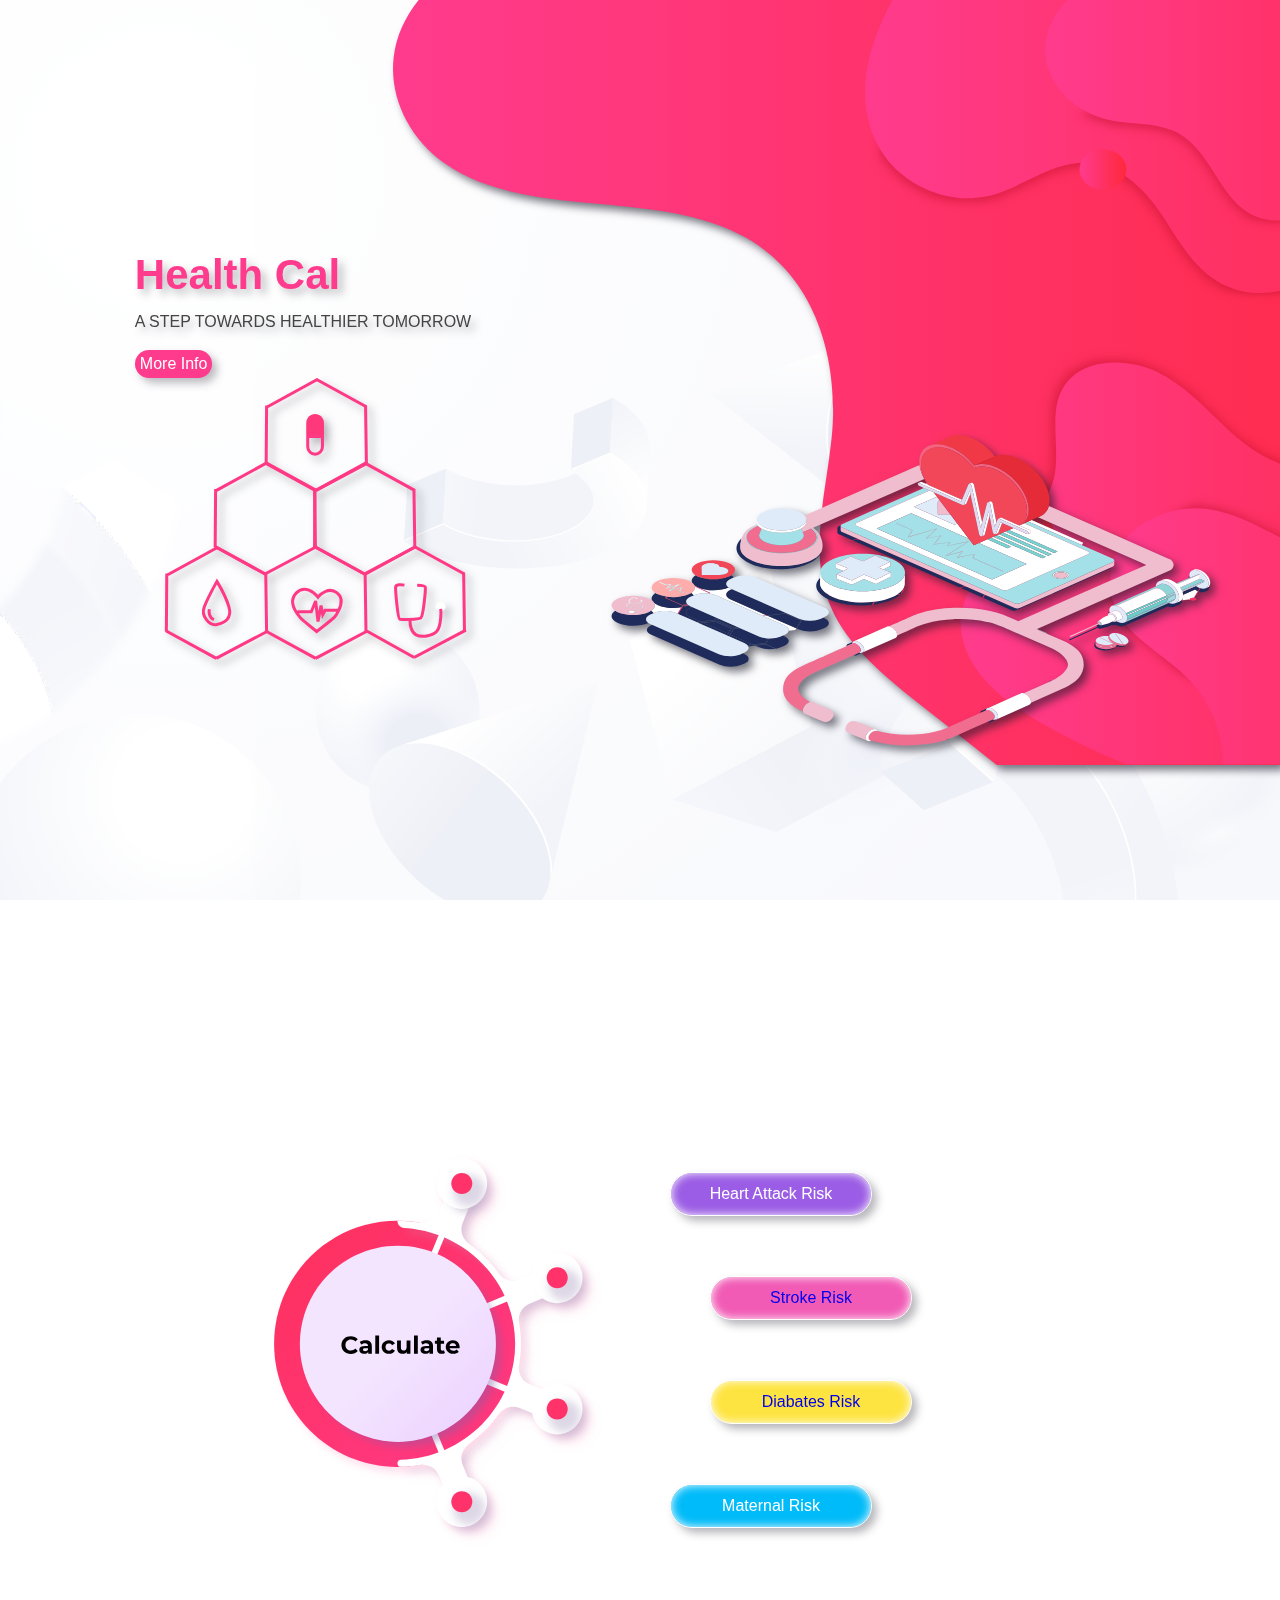
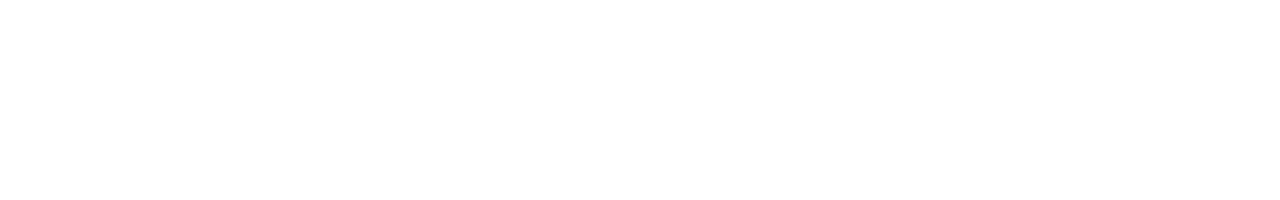
<file: templates/index.html>
<html>
    <head>
        <title>Health Cal</title>
        <script src="./../static/script.js"></script>
        <link rel="stylesheet" href="./../static/style.css">
    </head>
    <body>
        <div id = "landing_container">
            <div id = "landing_left">
                <div id = "left_container">
                    <div id = "appTitle">Health Cal</div>
                    <p>
                        A STEP TOWARDS HEALTHIER TOMORROW
                    </p>
                    <div id = "about_us">
                        <a href = "more.html" style = "text-decoration: none; color: white;"> More Info</a>
                    </div>
                </div>
                <img src="./../static/images/bg_lft.svg">
            </div>
            <div id = "landing_right">
                <img id = "landing_icon" src="./../static/images/bg_icon.svg">
            </div>
            <img id = "landing_bg" src = "./../static/images/bg.svg">
            
        </div>
        <div id = "menu_container">
            <div id = "menu_lft">
                <img src="./../static/images/menu.svg">
            </div>
            <div id = "menu_rht">
                <div class = "menu_btn">
                    <a href="heart.html">
                        <span style="display: block;">
                            Heart Attack Risk
                        </span>
                    </a>
                </div>
                <div class = "menu_btn">
                    <a href="stroke.html">
                        <span style="display: block;">
                            Stroke Risk
                        </span>
                    </a>
                </div>
                <div class = "menu_btn">
                    <a href="diabetes.html">
                        <span style="display: block;">
                            Diabates Risk
                        </span>
                    </a>
                </div>
                <div class = "menu_btn">
                    <a href="maternal.html">
                        <span style="display: block;">
                            Maternal Risk
                        </span>
                    </a>
                </div>
            </div>
        </div>
    </body>
</html>
</file>
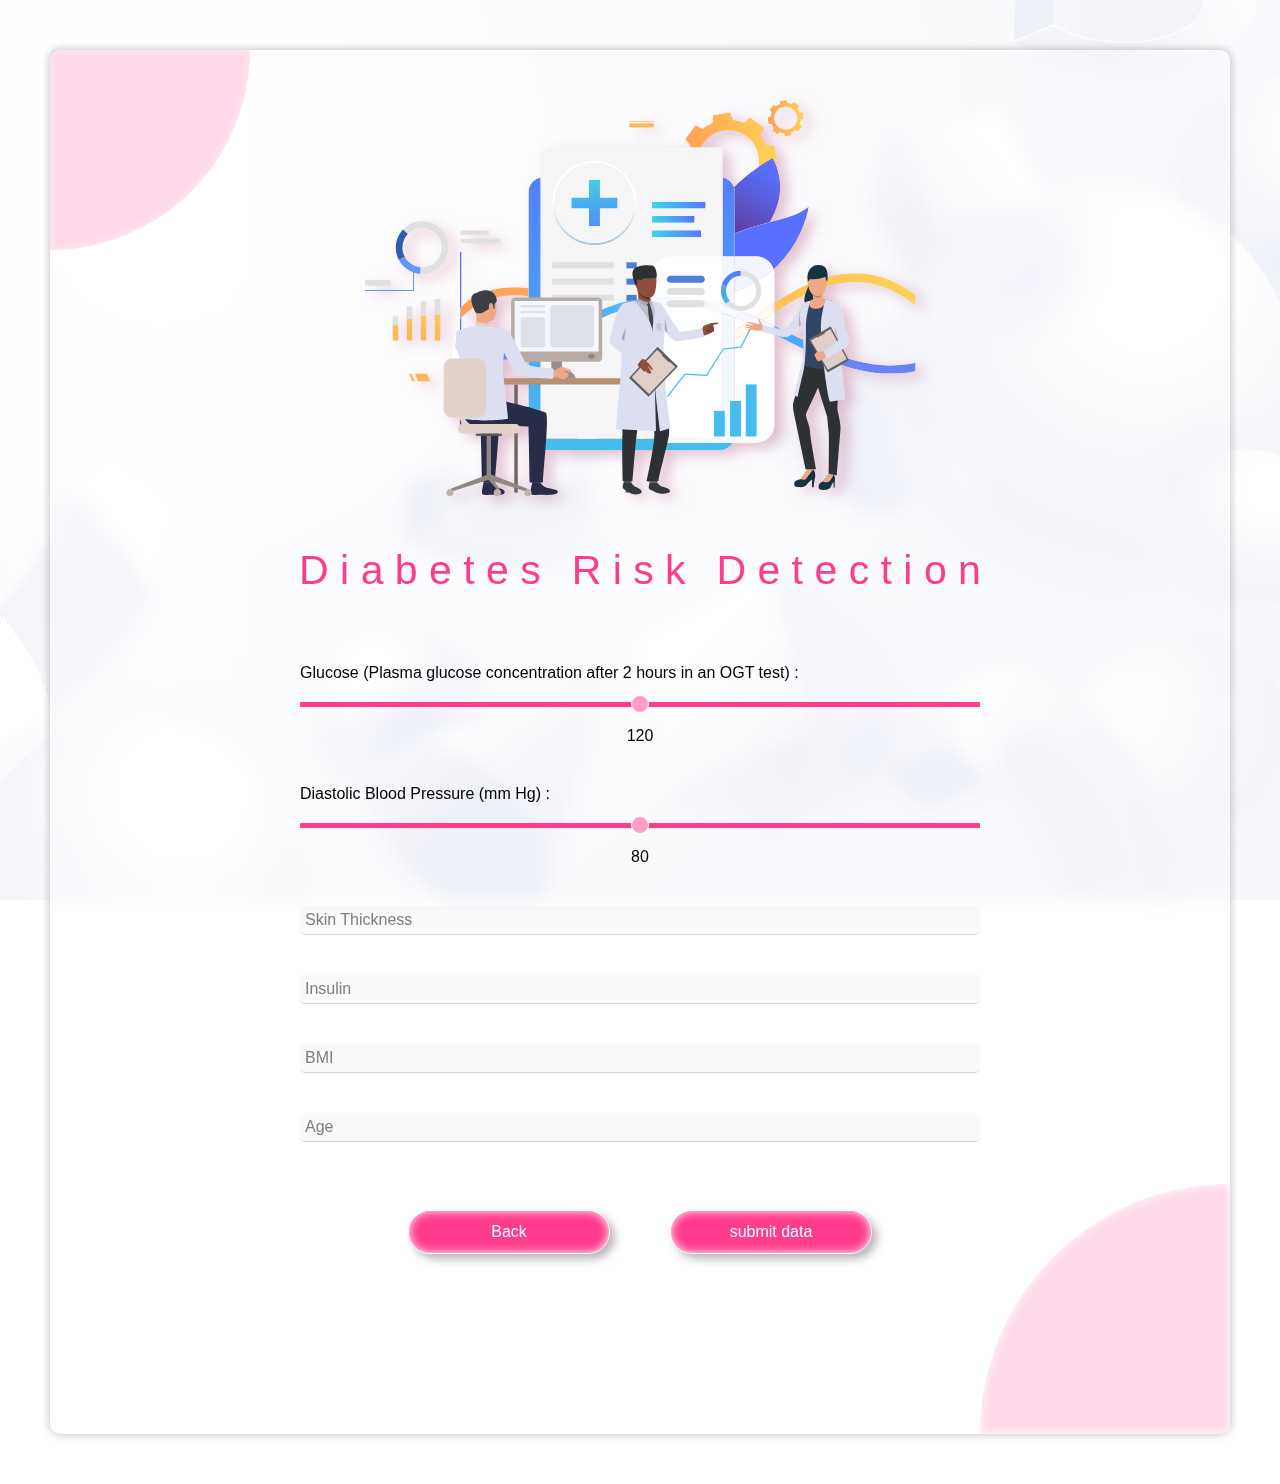
<file: templates/diabetes.html>
<html>
    <head>
        <title>Health Cal</title>
        <script src="./../static/script.js"></script>
        <link rel="stylesheet" href="./../static/style.css">
        <link rel="stylesheet" href="./../static/pages.css">
    </head>
    <body>
        <form class = "form">
            <div class="container">
                <div class="inp-top">
                    <img src="./../static/images/stat_illustration.svg">
                    <div class="WavyText pageTitle" onclick="initWavyText(this)">
                        <span>D</span>
                        <span>i</span>
                        <span>a</span>
                        <span>b</span>
                        <span>e</span>
                        <span>t</span>
                        <span>e</span>
                        <span>s</span>
                        <span> </span>
                        <span>R</span>
                        <span>i</span>
                        <span>s</span>
                        <span>k</span>
                        <span> </span>
                        <span>D</span>
                        <span>e</span>
                        <span>t</span>
                        <span>e</span>
                        <span>c</span>
                        <span>t</span>
                        <span>i</span>
                        <span>o</span>
                        <span>n</span>
                    </div>
                </div>
                <div class="inpGroup" onclick="clr()">
                    <div class="inp_title">
                        Glucose (Plasma glucose concentration after 2 hours in an OGT test) :
                    </div>
                    <div class="rangeContainer">
                        <input onchange="clr()" class="inpRange inp" type="range" id="points" name="points" min="50" max="250" step="1" oninput="this.nextElementSibling.value = this.value">
                        <output>120</output>
                    </div>
                </div>
                <div class="inpGroup" onclick="clr()">
                    <div class="inp_title">
                        Diastolic Blood Pressure (mm Hg) :
                    </div>
                    <div class="rangeContainer">
                        <input onchange="clr()" class="inpRange inp" type="range" id="points" name="points" min="50" max="120" step="1" oninput="this.nextElementSibling.value = this.value">
                        <output>80</output>
                    </div>
                </div>
                <div class="inpGroup" onclick="clr()">
                    <input onchange="clr()" type="number" class="inp" placeholder="" required step = "0.1">
                    <label class="inpLbl">Skin Thickness</label>
                    <span></span>
                </div>
                <div class="inpGroup" onclick="clr()">
                    <input onchange="clr()" type="number" class="inp" placeholder="" required step = "0.1">
                    <label class="inpLbl">Insulin</label>
                    <span></span>
                </div>
                <div class="inpGroup" onclick="clr()">
                    <input onchange="clr()" type="number" class="inp" placeholder="" required step = "0.1">
                    <label class="inpLbl">BMI</label>
                    <span></span>
                </div>
                <div class="inpGroup" onclick="clr()">
                    <input onchange="clr()" type="number" class="inp" placeholder="" required step = "1">
                    <label class="inpLbl">Age</label>
                    <span></span>
                </div>
                <br>
                
                <div class = 'foot'  style = "width: 100%">
                    <div class = 'btn'> 
                        <a href="/">
                            <span style="display: block;">
                                Back
                            </span>
                        </a>
                    </div>
                    <div id="done" class = 'btn' onclick="submit_diabetes()">submit data</div>
                </div>
                <div class="WavyText pageTitle" style="text-align: center;" onclick="initWavyText(this)"> <span><p id = 'result'></p></span></div>
            </div>
        
        </form> 
    </body>
</html>
</file>
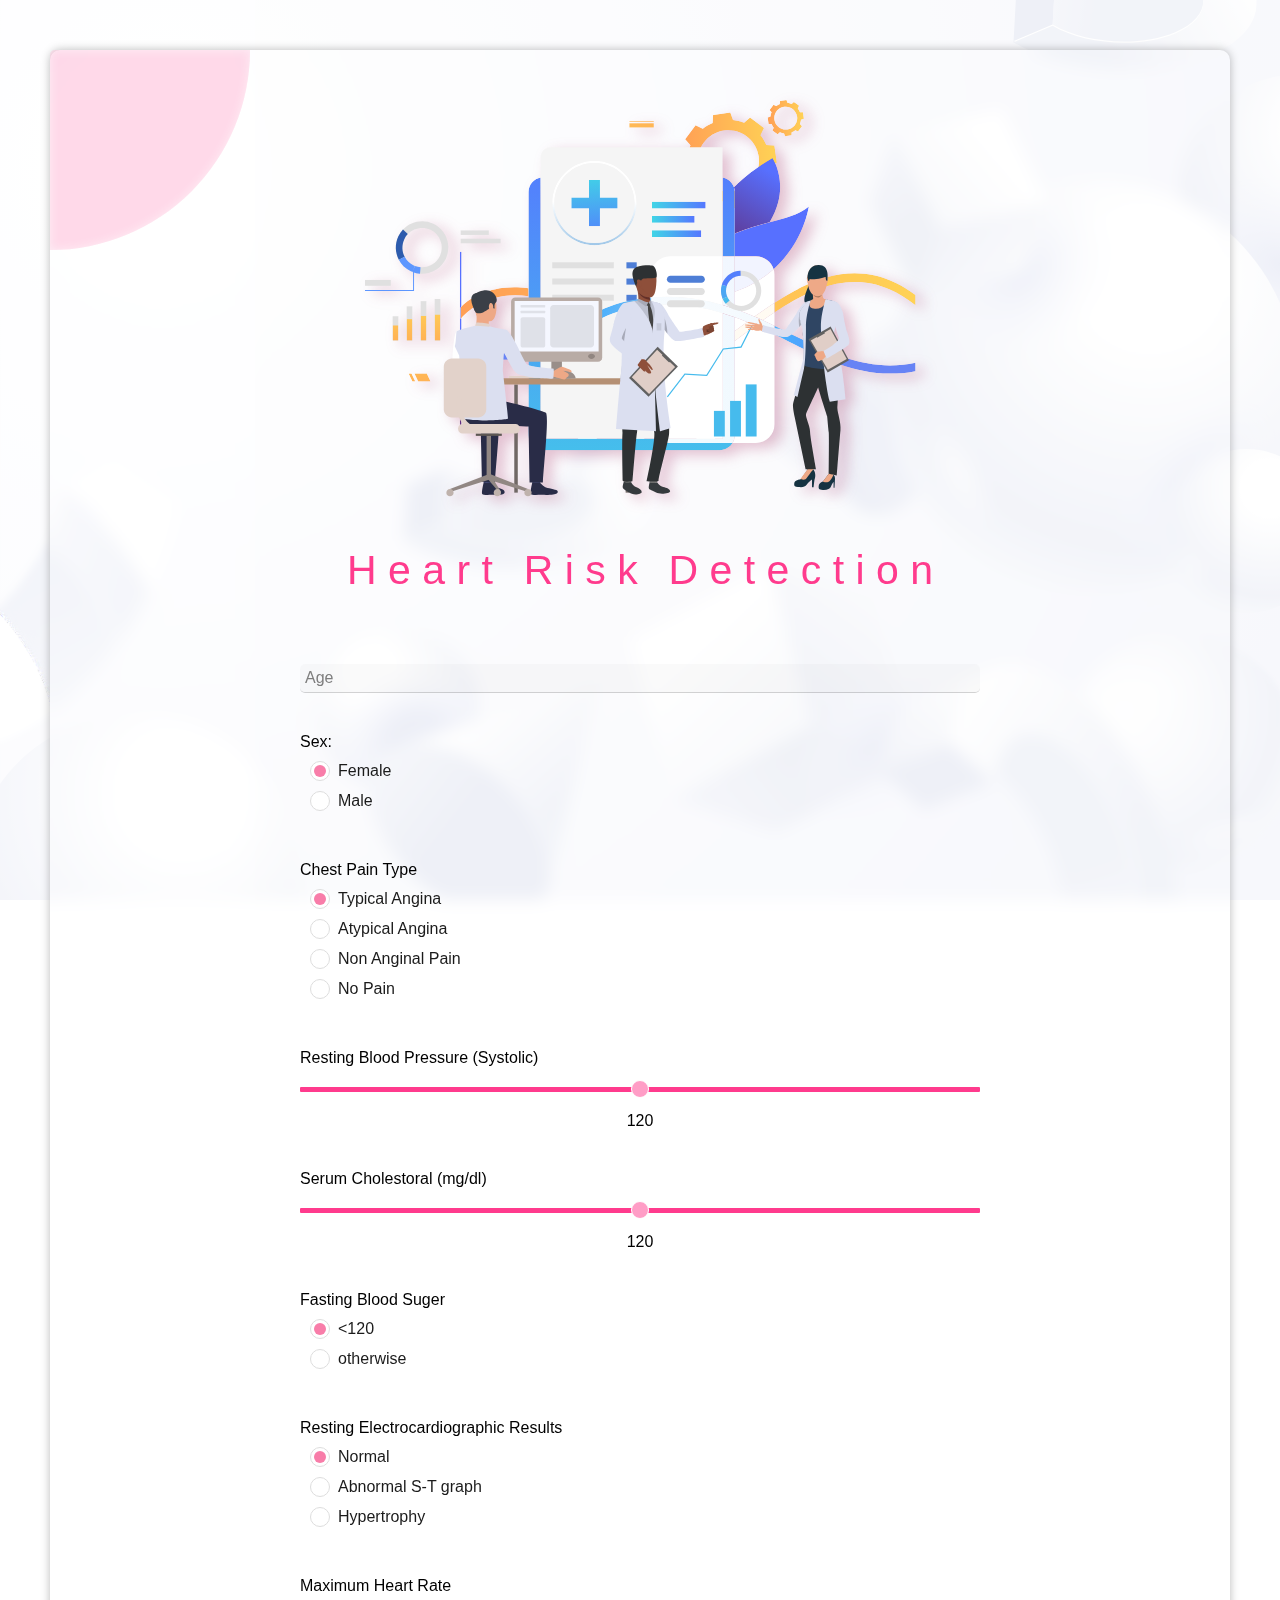
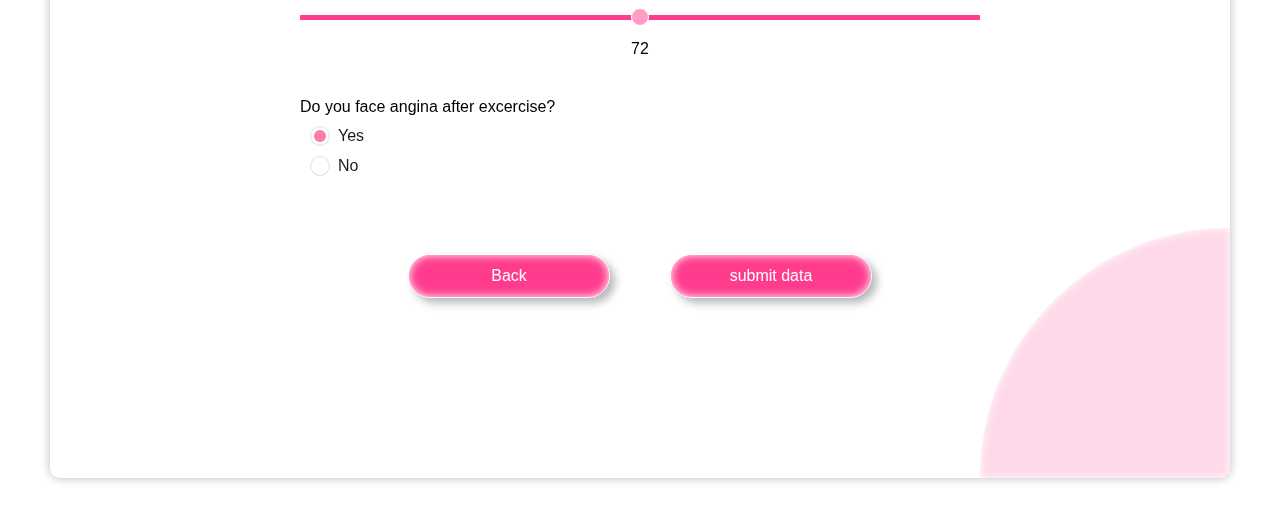
<file: templates/heart.html>
<html>
    <head>
        <title>Health Cal</title>
        <script src="./../static/script.js"></script>
        <link rel="stylesheet" href="./../static/style.css">
        <link rel="stylesheet" href="./../static/pages.css">
    </head>
    <body>
        <form>
            <div class="container">
                <div class="inp-top">
                    <img src="./../static/images/stat_illustration.svg">
                    <div class="WavyText pageTitle" onclick="initWavyText(this)">
                        <span>H</span>
                        <span>e</span>
                        <span>a</span>
                        <span>r</span>
                        <span>t</span>
                        <span> </span>
                        <span>R</span>
                        <span>i</span>
                        <span>s</span>
                        <span>k</span>
                        <span> </span>
                        <span>D</span>
                        <span>e</span>
                        <span>t</span>
                        <span>e</span>
                        <span>c</span>
                        <span>t</span>
                        <span>i</span>
                        <span>o</span>
                        <span>n</span>
                    </div>
                </div>
                <div class="inpGroup" onclick="clr()">
                    <input type="number" class="inp" placeholder="" required step = "1" min = "1" max = "100">
                    <label class="inpLbl">Age</label>
                    <span></span>
                </div>
                <div class="inpGroup" onclick="clr()">
                    <div class="inp_title">
                        Sex:
                    </div>
                    <div class="radioContainer">
                        <p>
                            <input type="radio" id="male" name="sex" checked value="0">
                            <label for="male">Female</label>
                          </p>
                          <p>
                            <input type="radio" id="female" name="sex" value="1">
                            <label for="female">Male</label>
                        </p>
                    </div>
                </div>
                <div class="inpGroup" onclick="clr()">
                    <div class="inp_title">
                        Chest Pain Type
                    </div>
                    <div class="radioContainer">
                        <p>
                            <input type="radio" id="typical" name="cp" checked value="1">
                            <label for="typical">Typical Angina</label>
                        </p>
                        <p>
                            <input type="radio" id="atypical" name="cp" value="2">
                            <label for="atypical">Atypical Angina</label>
                        </p>
                        <p>
                            <input type="radio" id="nonangina" name="cp" value="3">
                            <label for="nonangina">Non Anginal Pain</label>
                        </p>
                        <p>
                            <input type="radio" id="no" name="cp" value="0">
                            <label for="no">No Pain</label>
                        </p>
                    </div>
                </div>
                <div class="inpGroup" onclick="clr()">
                    <div class="inp_title">
                        Resting Blood Pressure (Systolic)
                    </div>
                    <div class="rangeContainer">
                        <input class="inpRange inp" type="range" id="points" name="points" min="100" max="200" step="1" oninput="this.nextElementSibling.value = this.value">
                        <output>120</output>
                    </div>
                </div>
                <div class="inpGroup" onclick="clr()">
                    <div class="inp_title">
                        Serum Cholestoral (mg/dl)
                    </div>
                    <div class="rangeContainer">
                        <input class="inpRange inp" type="range" id="points" name="points" min="100" max="300" step="1" oninput="this.nextElementSibling.value = this.value">
                        <output>120</output>
                    </div>
                </div>
                <div class="inpGroup" onclick="clr()">
                    <div class="inp_title">
                        Fasting Blood Suger
                    </div>
                    <div class="radioContainer">
                        <p>
                            <input type="radio" id="kom" name="bs" checked value="0">
                            <label for="kom"> &lt;120 </label>
                        </p>
                        <p>
                            <input type="radio" id="beshi" name="bs" value="1">
                            <label for="beshi"> otherwise</label>
                        </p>
                    </div>
                </div>
                <div class="inpGroup" onclick="clr()">
                    <div class="inp_title">
                        Resting Electrocardiographic Results
                    </div>
                    <div class="radioContainer">
                        <p>
                            <input type="radio" id="normal" name="ecg" checked value="1">
                            <label for="normal"> Normal </label>
                        </p>
                        <p>
                            <input type="radio" id="abnormal" name="ecg" value="2">
                            <label for="abnormal"> Abnormal S-T graph</label>
                        </p>
                        <p>
                            <input type="radio" id="hypertension" name="ecg" value="0">
                            <label for="hypertension"> Hypertrophy</label>
                        </p>
                    </div>
                </div>
                <div class="inpGroup" onclick="clr()">
                    <div class="inp_title">
                        Maximum Heart Rate
                    </div>
                    <div class="rangeContainer">
                        <input class="inpRange inp" type="range" id="points" name="points" min="50" max="150" step="1" oninput="this.nextElementSibling.value = this.value">
                        <output>72</output>
                    </div>
                </div>
                <div class="inpGroup" onclick="clr()">
                    <div class="inp_title">
                        Do you face angina after excercise?
                    </div>
                    <div class="radioContainer">
                        <p>
                            <input type="radio" id="oy" name="ex" checked value="1">
                            <label for="oy"> Yes</label>
                        </p>
                        <p>
                            <input type="radio" id="na" name="ex" value="0">
                            <label for="na"> No</label>
                        </p>
                    </div>
                </div>
                <br>
                <div class = 'foot'  style = "width: 100%">
                    <div class = 'btn'> 
                        <a href="/">
                            <span style="display: block;">
                                Back
                            </span>
                        </a>
                    </div>
                    <div id="done" class = 'btn' onclick="submit_heart()">submit data</div>
                </div>
                <div class="WavyText pageTitle" onclick="initWavyText(this)"> <span><p id = 'result'></p></span></div>
            </div>
        </form>
    </body>
</html>
</file>
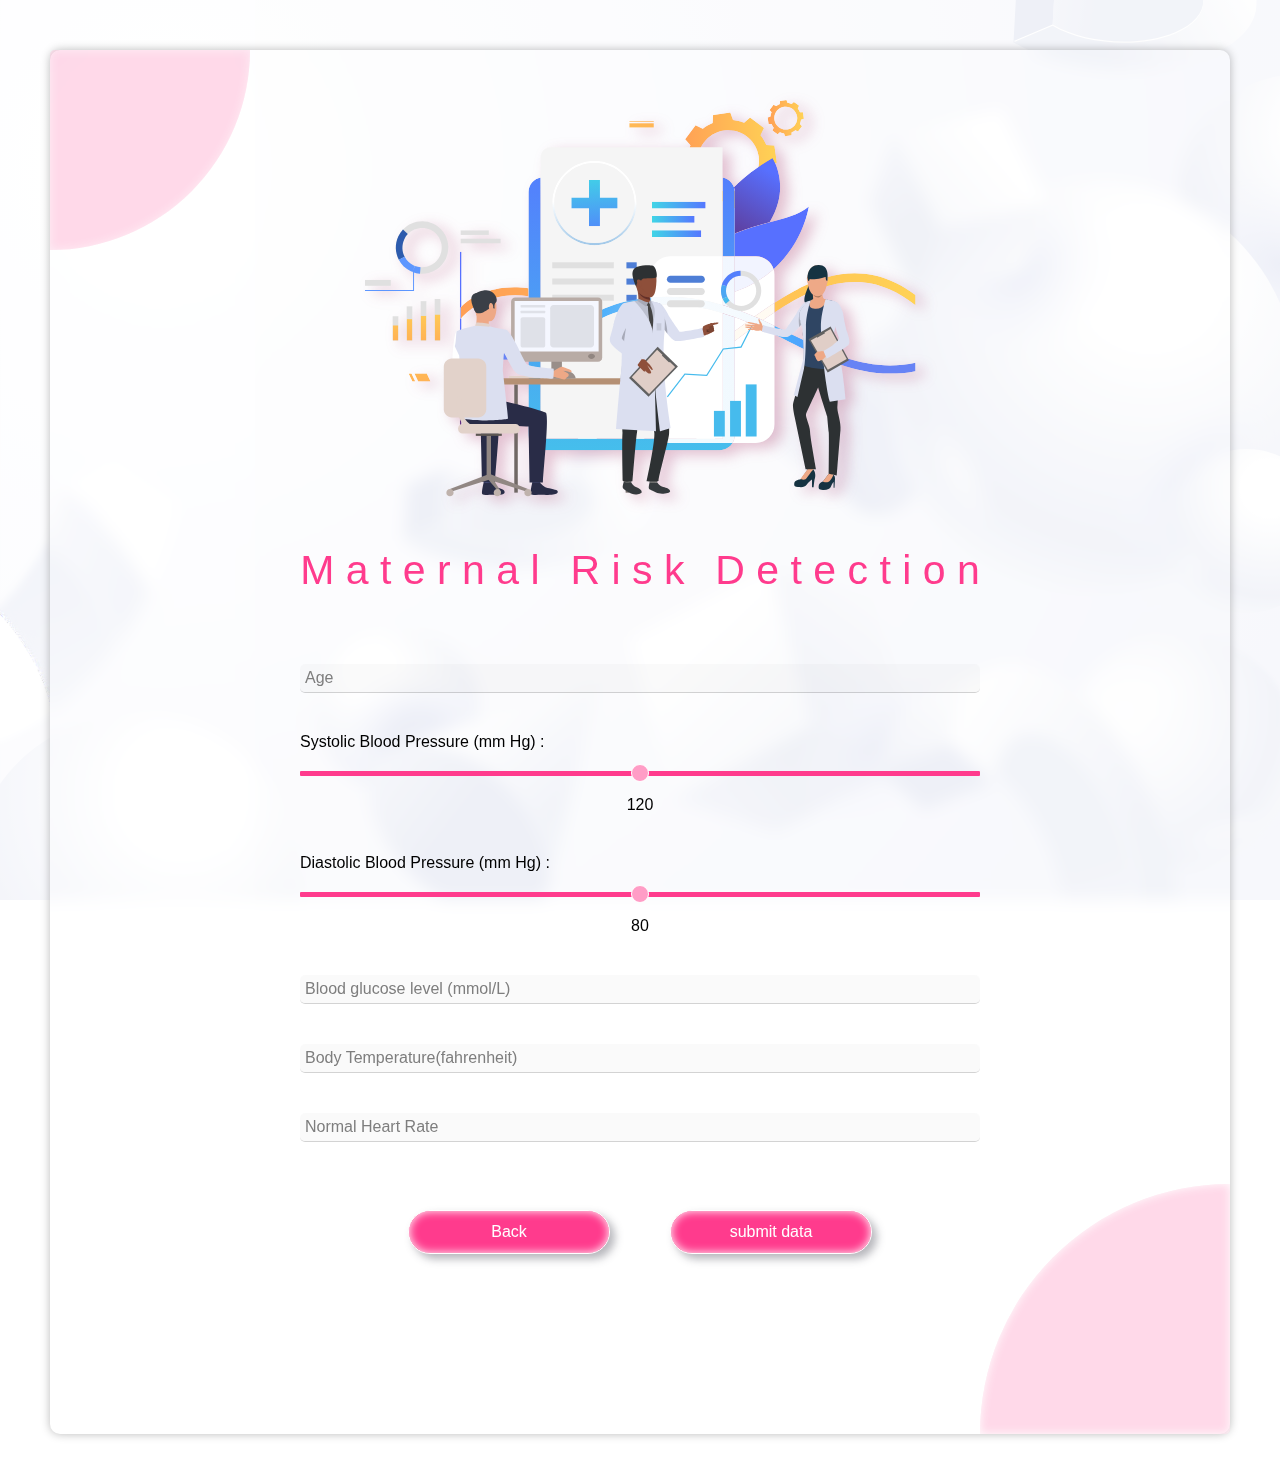
<file: templates/maternal.html>
<html>
    <head>
        <title>Health Cal</title>
        <script src="./../static/script.js"></script>
        <link rel="stylesheet" href="./../static/style.css">
        <link rel="stylesheet" href="./../static/pages.css">
    </head>
    <body>
        <form>
            <div class="container">
                <div class="inp-top">
                    <img src="./../static/images/stat_illustration.svg">
                    <div class="WavyText pageTitle" onclick="initWavyText(this)">
                        <span>M</span>
                        <span>a</span>
                        <span>t</span>
                        <span>e</span>
                        <span>r</span>
                        <span>n</span>
                        <span>a</span>
                        <span>l</span>
                        <span> </span>
                        <span>R</span>
                        <span>i</span>
                        <span>s</span>
                        <span>k</span>
                        <span> </span>
                        <span>D</span>
                        <span>e</span>
                        <span>t</span>
                        <span>e</span>
                        <span>c</span>
                        <span>t</span>
                        <span>i</span>
                        <span>o</span>
                        <span>n</span>
                    </div>
                </div>
                <div class="inpGroup">
                    <input type="number" class="inp" placeholder="" required step = "1" min = "1" max = "100">
                    <label class="inpLbl">Age</label>
                    <span></span>
                </div>
                <div class="inpGroup">
                    <div class="inp_title">
                        Systolic Blood Pressure (mm Hg) :
                    </div>
                    <div class="rangeContainer">
                        <input class="inpRange inp" type="range" id="points" name="points" min="100" max="200" step="1" oninput="this.nextElementSibling.value = this.value">
                        <output>120</output>
                    </div>
                </div>
                <div class="inpGroup">
                    <div class="inp_title">
                        Diastolic Blood Pressure (mm Hg) :
                    </div>
                    <div class="rangeContainer">
                        <input class="inpRange inp" type="range" id="points" name="points" min="50" max="120" step="1" oninput="this.nextElementSibling.value = this.value">
                        <output>80</output>
                    </div>
                </div>
                <div class="inpGroup">
                    <input type="number" class="inp" placeholder="" required step = "0.1">
                    <label class="inpLbl">Blood glucose level (mmol/L)</label>
                    <span></span>
                </div>
                <div class="inpGroup">
                    <input type="number" class="inp" placeholder="" required step = "1">
                    <label class="inpLbl">Body Temperature(fahrenheit)</label>
                    <span></span>
                </div>
                <div class="inpGroup">
                    <input type="number" class="inp" placeholder="" required step = "1">
                    <label class="inpLbl">Normal Heart Rate</label>
                    <span></span>
                </div>
                <br>
                <div class = 'foot'  style = "width: 100%">
                    <div class = 'btn'> 
                        <a href="/">
                            <span style="display: block;">
                                Back
                            </span>
                        </a>
                    </div>
                    <div id="done" class = 'btn' onclick="submit_maternal()">submit data</div>
                </div>
                <div class="WavyText pageTitle" style="text-align: center;" onclick="initWavyText(this)"> <span><p id = 'result'></p></span></div>
            </div>
        </form>
    </body>
</html>
</file>
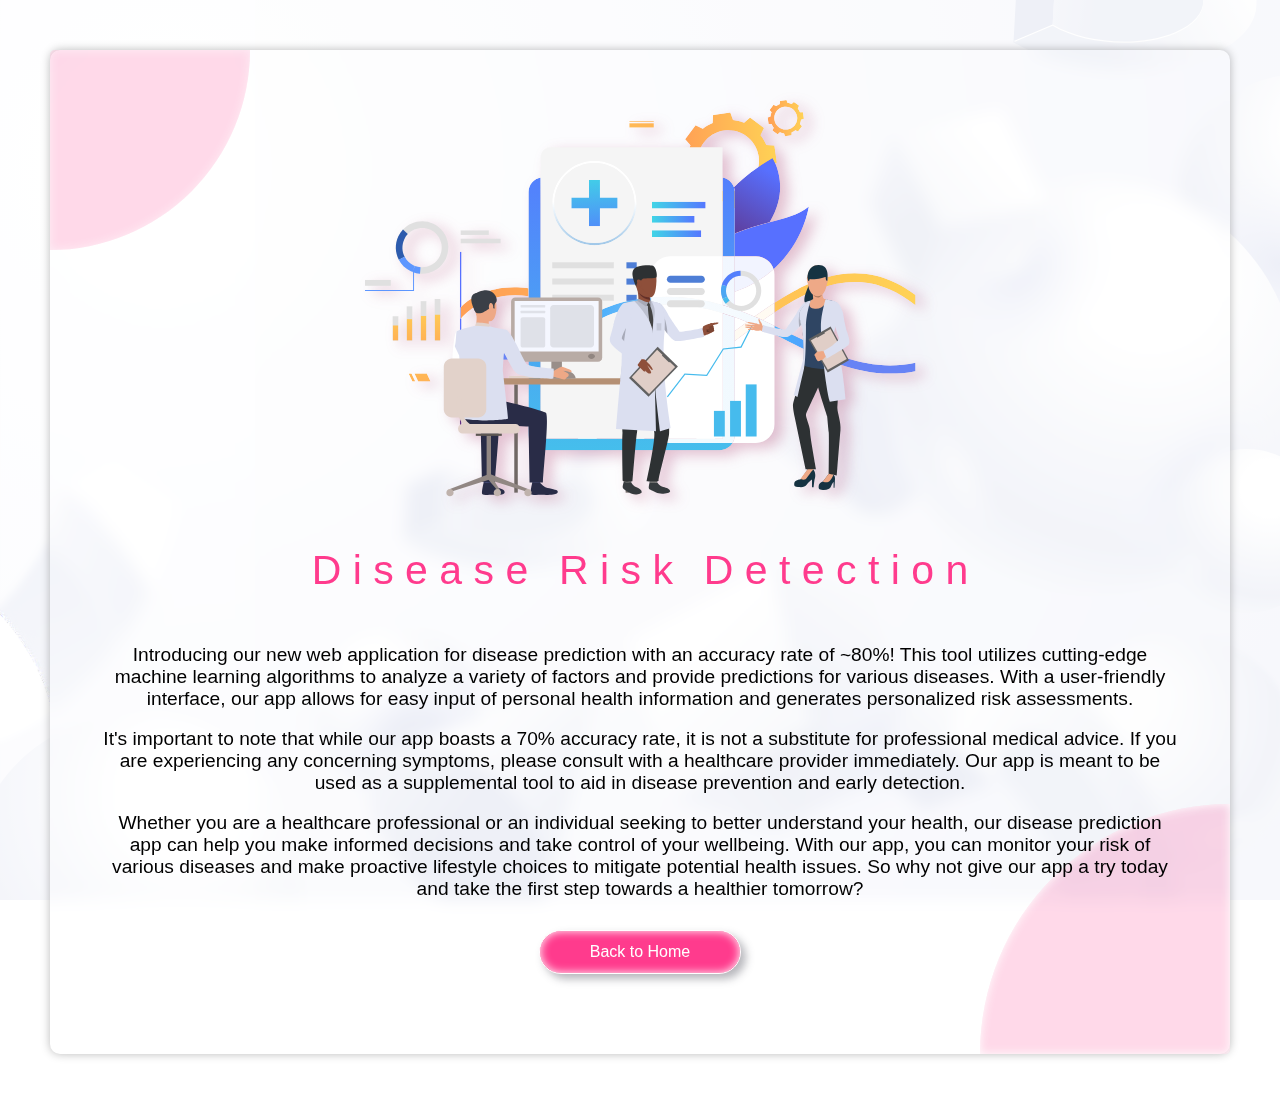
<file: templates/more.html>
<html>
    <head>
        <title>Health Cal</title>
        <script src="./../static/script.js"></script>
        <link rel="stylesheet" href="./../static/style.css">
        <link rel="stylesheet" href="./../static/pages.css">
    </head>
    <body>
        <div class = 'container'> 
            <div class="inp-top">
                <img src="./../static/images/stat_illustration.svg">
                <div class="WavyText pageTitle" onclick="initWavyText(this)">
                    <span>D</span>
                    <span>i</span>
                    <span>s</span>
                    <span>e</span>
                    <span>a</span>
                    <span>s</span>
                    <span>e</span>
                    <span> </span>
                    <span>R</span>
                    <span>i</span>
                    <span>s</span>
                    <span>k</span>
                    <span> </span>
                    <span>D</span>
                    <span>e</span>
                    <span>t</span>
                    <span>e</span>
                    <span>c</span>
                    <span>t</span>
                    <span>i</span>
                    <span>o</span>
                    <span>n</span>
                </div>
            </div>
            <p style = "text-align: center; font-size: larger;">
                Introducing our new web application for disease prediction with an accuracy rate of ~80%! This tool utilizes cutting-edge machine learning algorithms to analyze a variety of factors and provide predictions for various diseases. With a user-friendly interface, our app allows for easy input of personal health information and generates personalized risk assessments.
            </p>
            <br>
            <p style = "text-align: center; font-size: larger;">
                It's important to note that while our app boasts a 70% accuracy rate, it is not a substitute for professional medical advice. If you are experiencing any concerning symptoms, please consult with a healthcare provider immediately. Our app is meant to be used as a supplemental tool to aid in disease prevention and early detection.
            </p>
            <br>
            <p style = "text-align: center; font-size: larger;">
                Whether you are a healthcare professional or an individual seeking to better understand your health, our disease prediction app can help you make informed decisions and take control of your wellbeing. With our app, you can monitor your risk of various diseases and make proactive lifestyle choices to mitigate potential health issues. So why not give our app a try today and take the first step towards a healthier tomorrow?
            </p>
            <div class="btn">
                <a href="/">
                    <span style="display: block;">
                        Back to Home
                    </span>
                </a>
            </div>  
        </div>
    </body>
</html>
</file>
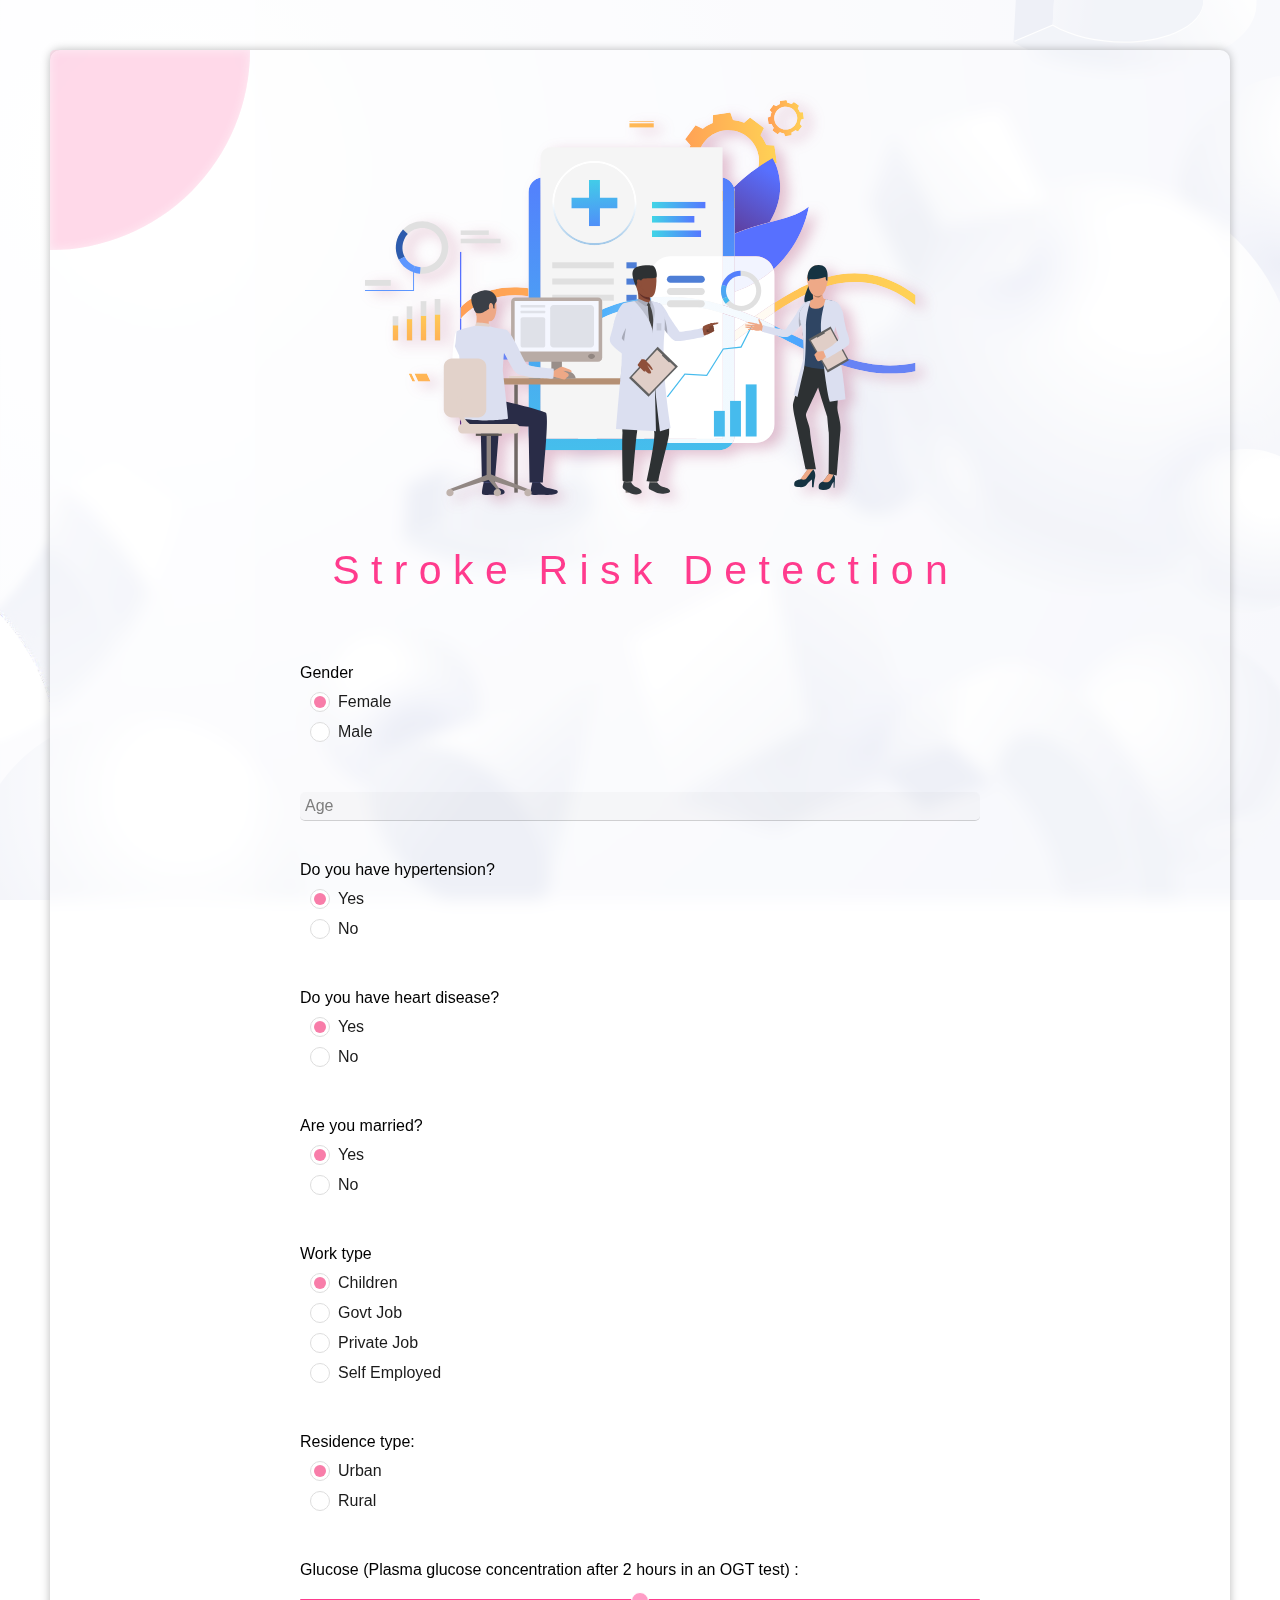
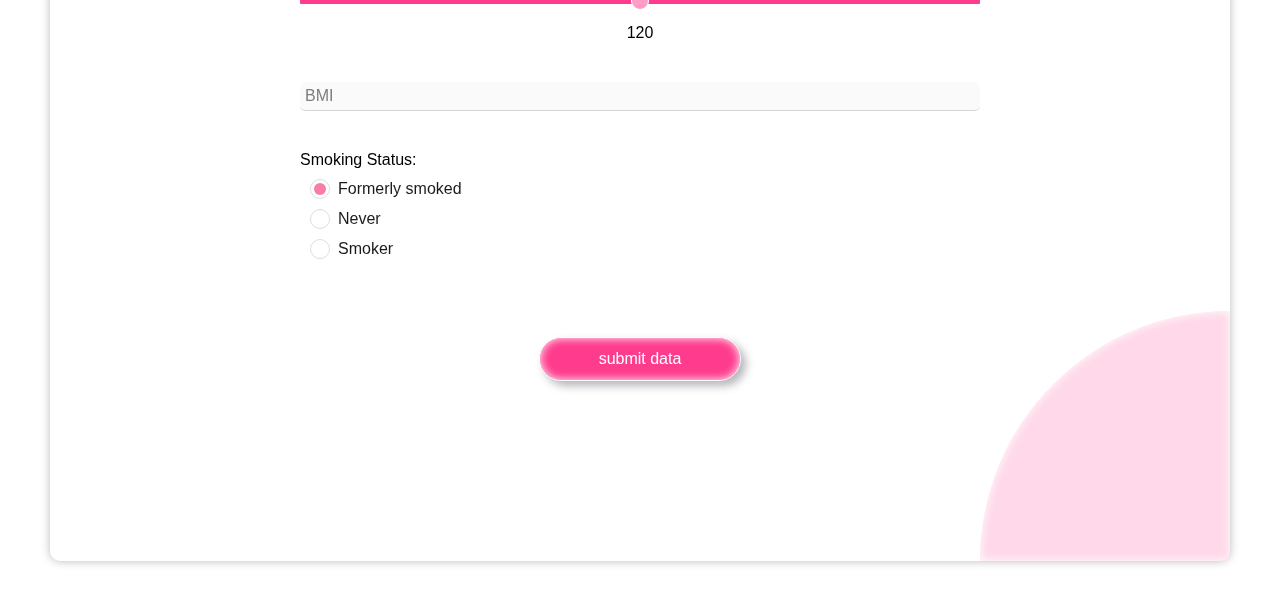
<file: templates/stroke.html>
<html>
    <head>
        <title>Health Cal</title>
        <script src="./../static/script.js"></script>
        <link rel="stylesheet" href="./../static/style.css">
        <link rel="stylesheet" href="./../static/pages.css">
    </head>
    <body>
        <form>
            <div class="container">
                <div class="inp-top">
                    <img src="./../static/images/stat_illustration.svg">
                    <div class="WavyText pageTitle" onclick="initWavyText(this)">
                        <span>S</span>
                        <span>t</span>
                        <span>r</span>
                        <span>o</span>
                        <span>k</span>
                        <span>e</span>
                        <span> </span>
                        <span>R</span>
                        <span>i</span>
                        <span>s</span>
                        <span>k</span>
                        <span> </span>
                        <span>D</span>
                        <span>e</span>
                        <span>t</span>
                        <span>e</span>
                        <span>c</span>
                        <span>t</span>
                        <span>i</span>
                        <span>o</span>
                        <span>n</span>
                    </div>
                </div>
                <div class="inpGroup">
                    <div class="inp_title">
                        Gender
                    </div>
                    <div class="radioContainer">
                        <p>
                            <input type="radio" id="male" name="sex" checked value="1">
                            <label for="male">Female</label>
                          </p>
                          <p>
                            <input type="radio" id="female" name="sex" value="0">
                            <label for="female">Male</label>
                        </p>
                    </div>
                </div>
                <div class="inpGroup">
                    <input type="number" class="inp" placeholder="" required step = "1" min = "1" max = "100">
                    <label class="inpLbl">Age</label>
                    <span></span>
                </div>
                <div class="inpGroup">
                    <div class="inp_title">
                        Do you have hypertension?
                    </div>
                    <div class="radioContainer">
                        <p>
                            <input type="radio" id="oy" name="ex" checked value="1">
                            <label for="oy"> Yes</label>
                        </p>
                        <p>
                            <input type="radio" id="na" name="ex" value="0">
                            <label for="na"> No</label>
                        </p>
                    </div>
                </div>
                <div class="inpGroup">
                    <div class="inp_title">
                        Do you have heart disease?
                    </div>
                    <div class="radioContainer">
                        <p>
                            <input type="radio" id="oyheart" name="heart" checked value="1">
                            <label for="oyheart"> Yes</label>
                        </p>
                        <p>
                            <input type="radio" id="naheart" name="heart" value="0">
                            <label for="naheart"> No</label>
                        </p>
                    </div>
                </div>
                <div class="inpGroup">
                    <div class="inp_title">
                        Are you married?
                    </div>
                    <div class="radioContainer">
                        <p>
                            <input type="radio" id="oymarry" name="marry" checked value="1">
                            <label for="oymarry"> Yes</label>
                        </p>
                        <p>
                            <input type="radio" id="namarry" name="marry" value="0">
                            <label for="namarry"> No</label>
                        </p>
                    </div>
                </div>
                <div class="inpGroup">
                    <div class="inp_title">
                        Work type
                    </div>
                    <div class="radioContainer">
                        <p>
                            <input type="radio" id="child" name="work" checked value="1">
                            <label for="child"> Children</label>
                        </p>
                        <p>
                            <input type="radio" id="govt" name="work" value="0">
                            <label for="govt"> Govt Job </label>
                        </p>
                        <p>
                            <input type="radio" id="private" name="work" value="2">
                            <label for="private"> Private Job</label>
                        </p>
                        <p>
                            <input type="radio" id="self" name="work" value="3">
                            <label for="self"> Self Employed</label>
                        </p>
                    </div>
                </div>
                    <div class="inpGroup">
                        <div class="inp_title">
                            Residence type:
                        </div>
                        <div class="radioContainer">
                            <p>
                                <input type="radio" id="urban" name="res" checked value="1">
                                <label for="urban"> Urban </label>
                            </p>
                            <p>
                                <input type="radio" id="rural" name="res" value="0">
                                <label for="rural"> Rural </label>
                            </p>
                        </div>
                    </div>
                    <!-- <div class="inpGroup"> -->
                        <div class="inpGroup">
                            
                            <div class="inp_title">
                                Glucose (Plasma glucose concentration after 2 hours in an OGT test) :
                            </div>
                            <div class="rangeContainer">
                                <input class="inpRange inp" type="range" id="points" name="points" min="50" max="250" step="1" oninput="this.nextElementSibling.value = this.value">
                                <output>120</output>
                            </div>
                        </div>
                        <div class="inpGroup">
                            <input type="number" class="inp" placeholder="" required step = "0.1" min = "14" max = "40">
                            <label class="inpLbl">BMI</label>
                            <span></span>
                        </div>
                        <div class="inpGroup">
                            <div class="inp_title">
                                Smoking Status:
                            </div>
                            <div class="radioContainer">
                                <p>
                                    <input type="radio" id="fo" name="smoke" checked value="1">
                                    <label for="fo"> Formerly smoked</label>
                                </p>
                                <p>
                                    <input type="radio" id="never" name="smoke" value="2">
                                    <label for="never"> Never</label>
                                </p>
                                <p>
                                    <input type="radio" id="smoker" name="smoke" value="2">
                                    <label for="smoker"> Smoker</label>
                                </p>
                                
                            </div>
                        </div>
                    <!-- </div> -->
                <!-- </div> -->
                <br>
                <div id="done" class = 'menu_btn' onclick="submit_stroke()">submit data</div>
                <div class="WavyText pageTitle" style="text-align: center;" onclick="initWavyText(this)"> <span><p id = 'result'></p></span></div>
            </div>
        </form>
    </body>
</html>
</file>
<file: static/style.css>
*{
    margin: 0;
    padding: 0;
    font-family: sans-serif;
}
body{
    background-image: url(images/bg_white.svg);
    background-attachment: fixed;
    background-size: cover;
}
#landing_container{
    position:relative;
    min-height: fit-content;
    height: 100vh;
    display: flex;
    flex-direction: row;
    overflow: hidden;
}
#landing_left{
    padding-left: 7%;
    flex-direction: column;
    display: flex;
    justify-content: center;
    align-items: center;
    width : 38%;
    min-height: fit-content;
    height: 100%;
}
#landing_right{
    width: 62%;
    height: 100%;
    min-height: fit-content;
    /* background-image: url(images/bg.svg); */
    background-repeat: no-repeat;
    background-position: left;
    display: flex;
    flex-direction: column;
    justify-content: flex-end;
    align-items: center;
}
#landing_icon{
    transition: 0.1s linear;
    height: 60%;
    width: 90%;
    padding-bottom: 40px;
    max-width: 600px;
    filter: drop-shadow(5px 5px 4px #17172698);
}
#landing_bg{
    right: 0;
    position: absolute;
    z-index: -1;
    top:0;
    filter: drop-shadow(5px 5px 4px #17172698);
}
#left_container{
    filter: drop-shadow(5px 5px 4px #1717264b);
    width: 80%;
    height: fit-content;
}
#appTitle{
    color:#ff3b8d;
    font-size: 42px;
    line-height: 68px;
    font-weight: bold;
}
#left_container p{
    font-size: 16px;
    line-height: 26px;
    color: rgb(68, 68, 68);
}
#about_us{
    background-color: #ff3b8d;
    color: #fff;
    padding:5px;
    width: fit-content;
    border-radius: 15px;
    cursor: pointer;
    margin-top: 15px;
}
#landing_left>img{
    filter: drop-shadow(5px 5px 4px #1717264f);
}
#menu_container{
    display: flex;
    flex-direction: row;
    width: 100%;
    height: 100vh;
    min-width: fit-content;
    min-height: fit-content;
    justify-content: space-evenly;
    
}
#menu_lft{
    width: 50%;
    display: flex;
    justify-content: center;
    flex-direction: column;
    align-items: flex-end;
}
#menu_lft img{
    height: 400px;
    width: 400px;
    filter: drop-shadow(5px 5px 4px #ff3b8d2e);
    
}
#menu_lft img:hover{
    filter: drop-shadow(5px 5px 4px #ff3b8d59);
    
}
#menu_rht{
    width: 50%;
    display: flex;
    flex-direction: column;
    align-items: flex-start;
    justify-content: center;
}
.menu_btn,.btn{
    border: 1px solid #ffffff;
    filter: drop-shadow(5px 5px 4px #1717264f);
    cursor: pointer;
    margin: 30px;
    width: 200;
    font-size: 16px;
    line-height: 42px;
    text-align: center;
    background-color: #ff3b8d;
    color: #fff;
    border-radius: 42px;
    box-shadow: inset 0 0 10px #ffffff;
}
a {
    text-decoration: none;
}
.btn a {
  color: #FFF;
}
.menu_btn:nth-of-type(1){
    background-color: #9B5DE5;
}
.menu_btn:nth-of-type(2){
    margin-left: 70px;
    background-color: #F15BB5;
    color: #0c0e38;
}
.menu_btn:nth-of-type(3){
    margin-left: 70px;
    background-color: #FEE440;
    color: #0c0e38;
}
.menu_btn:nth-of-type(4){
    background-color: #00BBF9;
}
.menu_btn:nth-of-type(1) a{
    color: #fff;
}
.menu_btn:nth-of-type(4) a {
    color: #fff;
}
.menu_btn:hover{
    box-shadow: inset 0 0 10px #2517524c;
}
.foot {
  width: 70%;
  display: flex;
  flex-direction: row;
  align-items: flex-start;
  justify-content: center;
}








.WavyText{
    font-family: Arial, sans-serif;
    height: fit-content;
    width: fit-content;
    cursor: default;
}
a .WavyText{
  cursor: pointer;
  text-decoration: inherit;
}
.WavyText span{
    display: inline-block;
    height: fit-content;
    width: fit-content;
    min-width: 8px;

}
.WavyText:hover span{
    display: inline-block;
    -webkit-animation: wave-text 0.5s ease-in-out 1;
    animation: wave-text 0.5s ease-in-out 1;
}
.WavyText span:nth-child(5n + 0) {
    -webkit-animation-delay: 0s;
            animation-delay: 0s;
  }
  .WavyText span:nth-child(5n + 1) {
    -webkit-animation-delay: 0.1s;
            animation-delay: 0.1s;
  }
  .WavyText span:nth-child(5n + 2) {
    -webkit-animation-delay: 0.2s;
            animation-delay: 0.2s;
  }
  .WavyText span:nth-child(5n + 3) {
    -webkit-animation-delay: 0.3s;
            animation-delay: 0.3s;
  }
  .WavyText span:nth-child(5n + 4) {
    -webkit-animation-delay: 0.4s;
            animation-delay: 0.4s;
  }
  @keyframes wave-text {
    00% {
      transform: translateY(0em);
      filter: drop-shadow(5px 5px 4px #17172650);
    }
    60% {
      transform: translateY(-0.6em);
      filter: drop-shadow(5px 10px 4px #ff239160);
    }
    100% {
      transform: translateY(0em);
      filter: drop-shadow(5px 5px 4px #17172650);
    }
  }

  @keyframes idle-movement {
    00% {
      transform: translate(0px, 0px);
    }
    25% {
        transform: translate(10px, 10px);
    }
    50% {
        transform: translate(0px, 0px);
    }
    75% {
        transform: translate(-10px, -10px);
    }
    
    100% {
        transform: translate(0px, 0px);
    }
  }






















  /* Range input design */
  input[type=range] {
    height: 25px;
    -webkit-appearance: none;
    margin: 10px 0;
    width: 100%;
  }
  input[type=range]:focus {
    outline: none;
  }
  input[type=range]::-webkit-slider-runnable-track {
    width: 100%;
    height: 5px;
    cursor: pointer;
    animate: 0.2s;
    box-shadow: 0px 0px 0px #000000;
    background: #FF3B8D;
    border-radius: 1px;
    border: 0px solid #000000;
  }
  input[type=range]::-webkit-slider-thumb {
    box-shadow: 0px 0px 0px #000000;
    border: 1px solid #FFFFFF;
    height: 18px;
    width: 18px;
    border-radius: 25px;
    background: #FF9DC6;
    cursor: pointer;
    -webkit-appearance: none;
    margin-top: -7px;
  }
  input[type=range]:focus::-webkit-slider-runnable-track {
    background: #FF3B8D;
  }
  input[type=range]::-moz-range-track {
    width: 100%;
    height: 5px;
    cursor: pointer;
    animate: 0.2s;
    box-shadow: 0px 0px 0px #000000;
    background: #FF3B8D;
    border-radius: 1px;
    border: 0px solid #000000;
  }
  input[type=range]::-moz-range-thumb {
    box-shadow: 0px 0px 0px #000000;
    border: 1px solid #FFFFFF;
    height: 18px;
    width: 18px;
    border-radius: 25px;
    background: #FF9DC6;
    cursor: pointer;
  }
  input[type=range]::-ms-track {
    width: 100%;
    height: 5px;
    cursor: pointer;
    animate: 0.2s;
    background: transparent;
    border-color: transparent;
    color: transparent;
  }
  input[type=range]::-ms-fill-lower {
    background: #FF3B8D;
    border: 0px solid #000000;
    border-radius: 2px;
    box-shadow: 0px 0px 0px #000000;
  }
  input[type=range]::-ms-fill-upper {
    background: #FF3B8D;
    border: 0px solid #000000;
    border-radius: 2px;
    box-shadow: 0px 0px 0px #000000;
  }
  input[type=range]::-ms-thumb {
    margin-top: 1px;
    box-shadow: 0px 0px 0px #000000;
    border: 1px solid #FFFFFF;
    height: 18px;
    width: 18px;
    border-radius: 25px;
    background: #FF9DC6;
    cursor: pointer;
  }
  input[type=range]:focus::-ms-fill-lower {
    background: #FF3B8D;
  }
  input[type=range]:focus::-ms-fill-upper {
    background: #FF3B8D;
  }
  















  /* Radio input design */
  [type="radio"]:checked,
[type="radio"]:not(:checked) {
    position: absolute;
    left: -9999px;
}
[type="radio"]:checked + label,
[type="radio"]:not(:checked) + label
{
    position: relative;
    padding-left: 28px;
    cursor: pointer;
    line-height: 20px;
    display: inline-block;
    color: #1b1b1b;
}
[type="radio"]:checked + label:before,
[type="radio"]:not(:checked) + label:before {
    content: '';
    position: absolute;
    left: 0;
    top: 0;
    width: 18px;
    height: 18px;
    border: 1px solid #ddd;
    border-radius: 100%;
    background: #fff;
}
[type="radio"]:checked + label:after,
[type="radio"]:not(:checked) + label:after {
    content: '';
    width: 12px;
    height: 12px;
    background: #F87DA9;
    position: absolute;
    top: 4px;
    left: 4px;
    border-radius: 100%;
    -webkit-transition: all 0.2s ease;
    transition: all 0.2s ease;
}
[type="radio"]:not(:checked) + label:after {
    opacity: 0;
    -webkit-transform: scale(0);
    transform: scale(0);
}
[type="radio"]:checked + label:after {
    opacity: 1;
    -webkit-transform: scale(1);
    transform: scale(1);
}
</file>
<file: static/pages.css>
.container{
    width: calc(100% - 200px);
    min-height: calc(100% - 200px);
    margin: 50px;
    padding: 50px;
    backdrop-filter: blur(8px);
    box-shadow: 0 0 10px #00000046;
    border-radius: 10px;
    position: relative;
	display:flex;
	flex-direction:column;
	justify-content:center;
	align-items:center;
}
.container::after {
    box-shadow: inset 0 0 10px #ffffff8e;
    content: "";
    position: absolute;
    width: 200px;
    height: 200px;
    background-color: #ff3b8d31;
    z-index: -5;
    top: 0;
    left: 0;
    border-bottom-right-radius: 100%;
    border-top-left-radius: 5px;
}
.container::before {
    box-shadow: inset 0 0 10px #ffffff;
    content: "";
    position: absolute;
    width: 250px;
    height: 250px;
    background-color: #ff3b8d31;
    z-index: -5;
    bottom: 0;
    right: 0;
    border-top-left-radius: 100%;
    border-bottom-right-radius: 5px;
}
.inp-top{
    width: 100%;
    display: flex;
    flex-direction: column;
    justify-content: center;
    align-items: center;
}
.inp-top img{
    filter: drop-shadow(8px 5px 7px #a32b5d49);
    max-width: 70%;
}
.pageTitle{
    font-size: 41px;
    color: #ff3b8d;
    margin: 50px;
}
.pageTitle span{
    
}
.inp-bottom{
    display: flex;
    flex-direction: column;
    justify-content: center;
    align-items: center;
    padding: 100px;
}
.inpGroup{
    min-width: calc(100% - 400px);
    width: 400px;
    position: relative;
    margin-top: 20px;
    margin-bottom: 20px;
}
.inp{
    font-size: 16px;
    border: 0;
    outline: none;
    padding : 5px;
    border-bottom: 1px solid rgba(0, 0, 0, 0.158);
    background-color: #00000005;
    border-radius: 5px;
    width: 100%;


}
.inpLbl{
    transition: 200ms ease-in;
    position: absolute;
    left:5px;
    top:5px;
    color: #818181;
    z-index: -1;

}
.inp:focus ~ label, .inp:valid ~ label{
    left:0px;
    top:-20px;
    color: #ff3b8d;
    font-size: 14px;
}
.inp:focus ~ span{
    transition: 200ms ease-in;
    background-color: #ff3b8d;
    position: absolute;
    width: 100%;
    bottom: 0;
    height: 2px;
    left:0;
}

.inpRange{
    background-color: transparent;
    border: none;
    padding: 0;
}
.inpGroup div output{
    font-size: 16px;
}
.rangeContainer{
    display: flex;
    flex-direction: column;
    justify-content: center;
    align-items: center;
}



.radioContainer p{
    margin: 10px;
}
.form {
    width: 100%;
}
</file>
